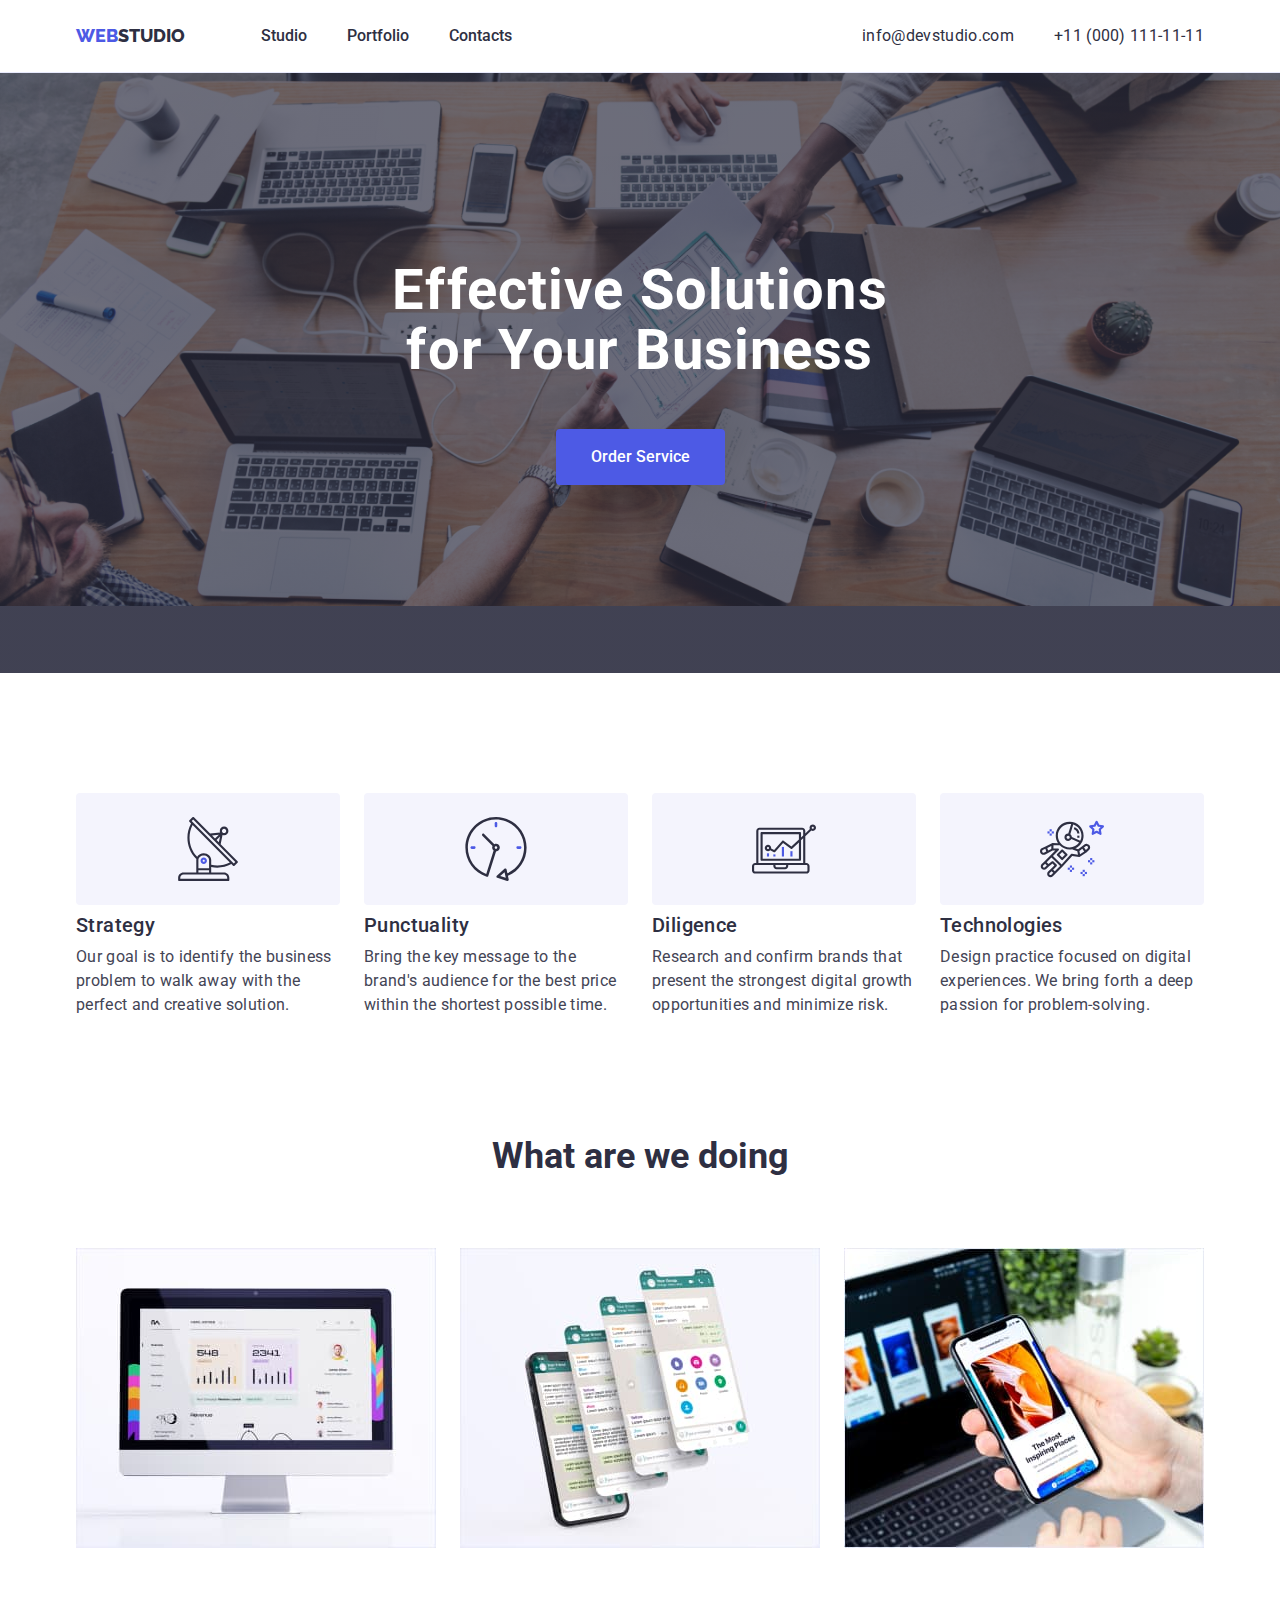
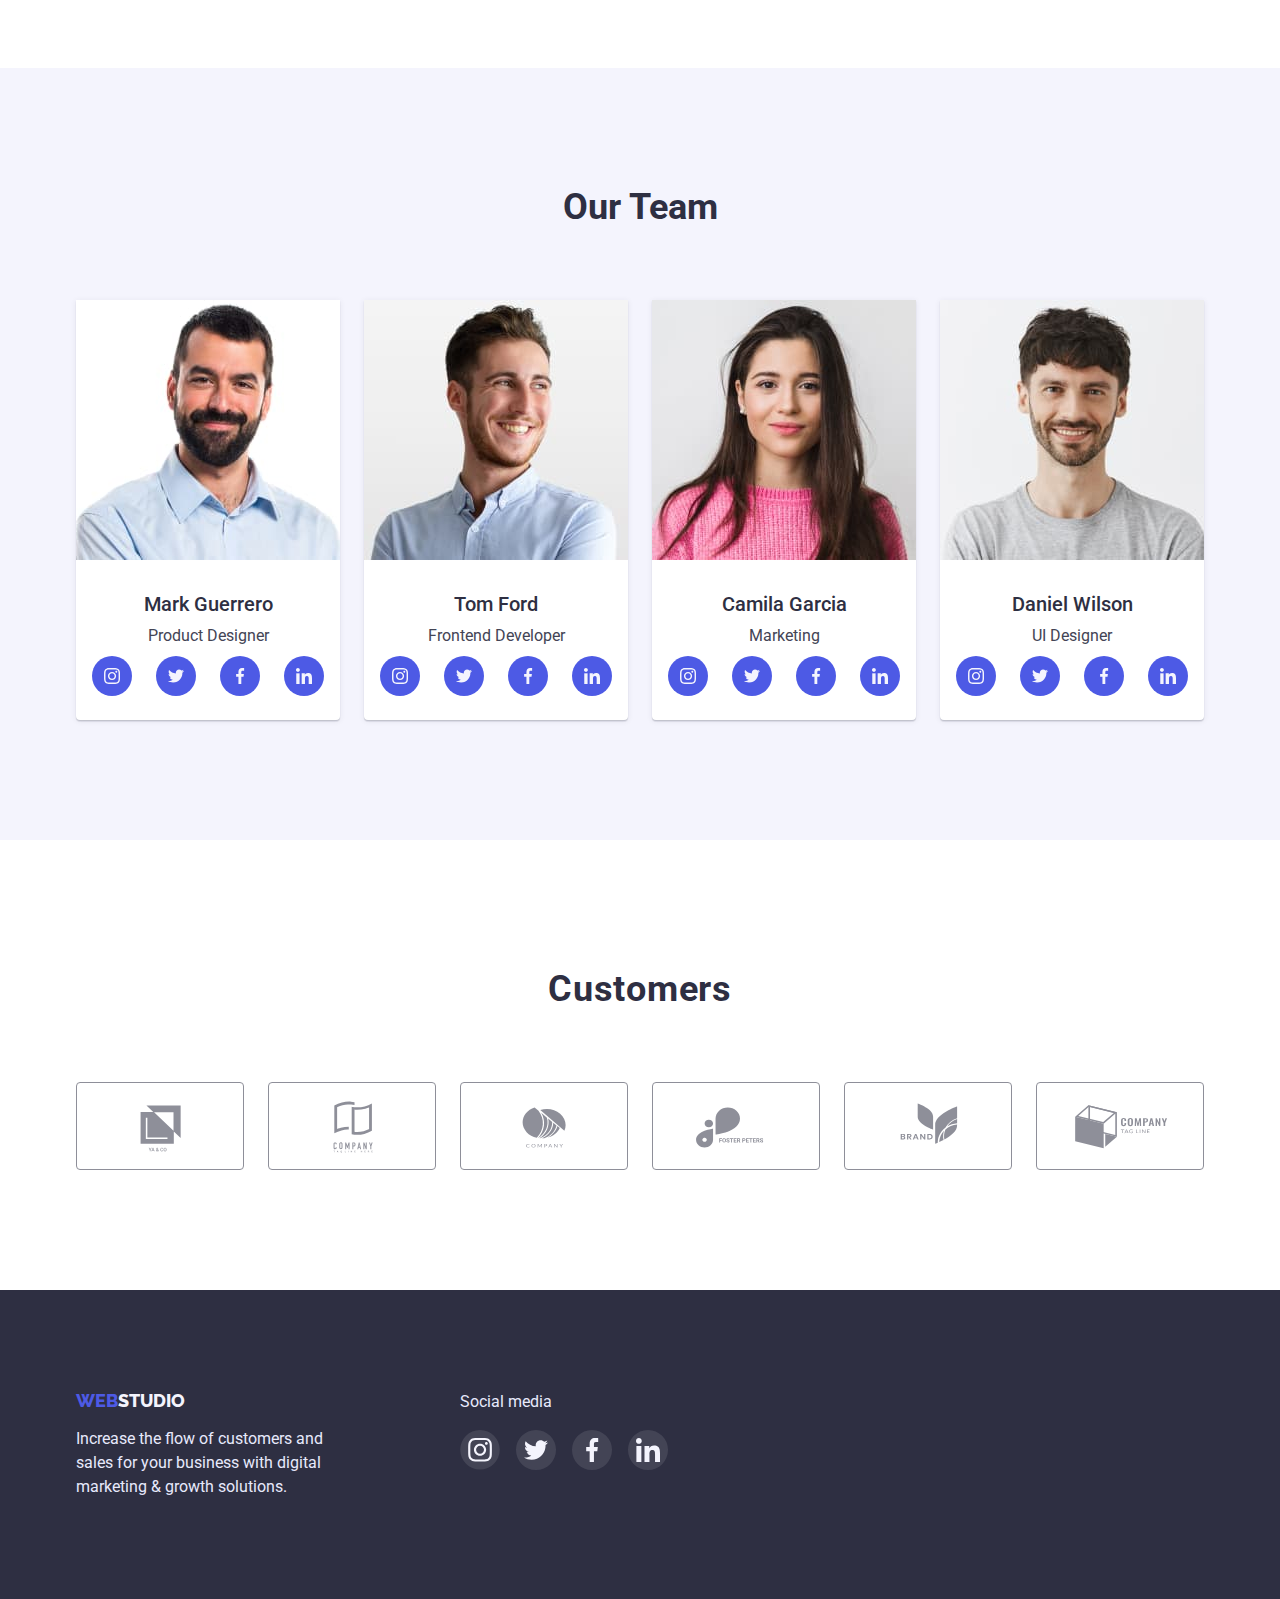
<file: index.html>
<!DOCTYPE html>
<html lang="en">
	<head>
		<meta charset="UTF-8" />
		<meta http-equiv="X-UA-Compatible" content="IE=edge" />
		<meta name="viewport" content="width=device-width, initial-scale=1.0" />
		<title>Web-Studio</title>
		<link
			href="https://fonts.googleapis.com/css2?family=Raleway:wght@800&family=Roboto:wght@400;500;700;900&display=swap"
			rel="stylesheet"
		/>
		<link
			rel="stylesheet"
			href="https://cdnjs.cloudflare.com/ajax/libs/modern-normalize/1.1.0/modern-normalize.min.css"
		/>
		<link rel="stylesheet" href="css/styles.css" />
	</head>
	<body>
		<header class="header-block">
			<div class="container header-menu">
				<nav>
					<a class="logo-header" href="./index.html">WEB<span class="logo-decor-head">STUDIO</span></a>

					<ul class="list menu-nav">
						<li><a class="link" href="">Studio</a></li>
						<li><a class="link" href="./portfolio.html">Portfolio</a></li>
						<li><a class="link" href="">Contacts</a></li>
					</ul>
				</nav>
				<address class="address">
					<ul class="list adress-list">
						<li class="item"><a class="address-link" href="mailto:info@devstudio.com">info@devstudio.com</a></li>
						<li class="item"><a class="address-link" href="tel:+110001111111">+11 (000) 111-11-11</a></li>
					</ul>
				</address>
			</div>
		</header>

		<main>
			<section class="hero">
				<div class="container">
					<h1 class="hero-title"
						>Effective Solutions<br />
						for Your Business</h1
					>
					<button class="button-main" type="button">Order Service</button>
				</div>
			</section>

			<section class="advantages">
				<div class="container">
					<h2 hidden class="advantages-title">Advantages</h2>

					<ul class="list">
						<li class="item-advantages">
							<div class="list-svg"
								><svg class="list-icon">
									<use width="64px" href="./images/icons.svg#icon-antenna1"></use>
								</svg>
							</div>

							<h3 class="list-title">Strategy</h3>
							<p class="list-text">
								Our goal is to identify the business problem to walk away with the perfect and creative solution.
							</p>
						</li>
						<li class="item-advantages">
							<div class="list-svg"
								><svg class="list-icon">
									<use width="64px" href="./images/icons.svg#icon-clock1"></use>
								</svg>
							</div>
							<h3 class="list-title">Punctuality</h3>
							<p class="list-text">
								Bring the key message to the brand's audience for the best price within the shortest possible time.
							</p>
						</li>
						<li class="item-advantages">
							<div class="list-svg"
								><svg class="list-icon">
									<use width="64px" href="./images/icons.svg#icon-diagram1"></use>
								</svg>
							</div>
							<h3 class="list-title">Diligence</h3>
							<p class="list-text">
								Research and confirm brands that present the strongest digital growth opportunities and minimize risk.
							</p>
						</li>
						<li class="item-advantages">
							<div class="list-svg"
								><svg class="list-icon">
									<use width="64px" href="./images/icons.svg#icon-astronaut1"></use>
								</svg>
							</div>
							<h3 class="list-title">Technologies</h3>
							<p class="list-text">
								Design practice focused on digital experiences. We bring forth a deep passion for problem-solving.
							</p>
						</li>
					</ul>
				</div>
			</section>

			<section class="works">
				<div class="container container-works">
					<h2 class="work-title">What are we doing</h2>
					<ul class="list">
						<li class="works-item">
							<img src="./images/img1.jpg" width="360" alt="Our works1" />
						</li>
						<li class="works-item">
							<img src="./images/img2.jpg" width="360" alt="Our works2" />
						</li>
						<li class="works-item">
							<img src="./images/img3.jpg" width="360" alt="Our works3" />
						</li>
					</ul>
				</div>
			</section>

			<section class="team">
				<div class="container container-team">
					<h2 class="team-title">Our Team</h2>
					<ul class="list">
						<li class="team-item">
							<img src="./images/team_img1.jpg" width="264" alt="Mark Guerrero" />
							<h3 class="team-title-sec">Mark Guerrero</h3>
							<p class="team-text">Product Designer</p>
							<ul class="team-icons list">
								<li class="team-list-items">
									<a class="team-icons-links" href="#">
										<svg class="team-icon-item">
											<use href="./images/icons.svg#icon-instagram3"></use>
										</svg>
									</a>
								</li>
								<li class="team-list-items">
									<a class="team-icons-links" href="#">
										<svg class="team-icon-item">
											<use href="./images/icons.svg#icon-twitter3"></use>
										</svg>
									</a>
								</li>
								<li class="team-list-items">
									<a class="team-icons-links" href="#">
										<svg class="team-icon-item">
											<use href="./images/icons.svg#icon-facebook3"></use>
										</svg>
									</a>
								</li>
								<li class="team-list-items">
									<a class="team-icons-links" href="#">
										<svg class="team-icon-item">
											<use href="./images/icons.svg#icon-linkedin3"></use>
										</svg>
									</a>
								</li>
							</ul>
						</li>
						<li class="team-item">
							<img src="./images/team_img2.jpg" width="264" alt="Tom Ford" />
							<h3 class="team-title-sec">Tom Ford</h3>
							<p class="team-text">Frontend Developer</p>
							<ul class="team-icons list">
								<li class="team-list-items">
									<a class="team-icons-links" href="#">
										<svg class="team-icon-item">
											<use href="./images/icons.svg#icon-instagram3"></use>
										</svg>
									</a>
								</li>
								<li class="team-list-items">
									<a class="team-icons-links" href="#">
										<svg class="team-icon-item">
											<use href="./images/icons.svg#icon-twitter3"></use>
										</svg>
									</a>
								</li>
								<li class="team-list-items">
									<a class="team-icons-links" href="#">
										<svg class="team-icon-item">
											<use href="./images/icons.svg#icon-facebook3"></use>
										</svg>
									</a>
								</li>
								<li class="team-list-items">
									<a class="team-icons-links" href="#">
										<svg class="team-icon-item">
											<use href="./images/icons.svg#icon-linkedin3"></use>
										</svg>
									</a>
								</li>
							</ul>
						</li>
						<li class="team-item">
							<img src="./images/team_img3.jpg" width="264" alt="Camila Garcia" />
							<h3 class="team-title-sec">Camila Garcia</h3>
							<p class="team-text">Marketing</p>
							<ul class="team-icons list">
								<li class="team-list-items">
									<a class="team-icons-links" href="#">
										<svg class="team-icon-item">
											<use href="./images/icons.svg#icon-instagram3"></use>
										</svg>
									</a>
								</li>
								<li class="team-list-items">
									<a class="team-icons-links" href="#">
										<svg class="team-icon-item">
											<use href="./images/icons.svg#icon-twitter3"></use>
										</svg>
									</a>
								</li>
								<li class="team-list-items">
									<a class="team-icons-links" href="#">
										<svg class="team-icon-item">
											<use href="./images/icons.svg#icon-facebook3"></use>
										</svg>
									</a>
								</li>
								<li class="team-list-items">
									<a class="team-icons-links" href="#">
										<svg class="team-icon-item">
											<use href="./images/icons.svg#icon-linkedin3"></use>
										</svg>
									</a>
								</li>
							</ul>
						</li>
						<li class="team-item">
							<img src="./images/team_img4.jpg" width="264" alt="Daniel Wilson" />
							<h3 class="team-title-sec">Daniel Wilson</h3>
							<p class="team-text">UI Designer</p>
							<ul class="team-icons list">
								<li class="team-list-items">
									<a class="team-icons-links" href="#">
										<svg class="team-icon-item">
											<use href="./images/icons.svg#icon-instagram3"></use>
										</svg>
									</a>
								</li>
								<li class="team-list-items">
									<a class="team-icons-links" href="#">
										<svg class="team-icon-item">
											<use href="./images/icons.svg#icon-twitter3"></use>
										</svg>
									</a>
								</li>
								<li class="team-list-items">
									<a class="team-icons-links" href="#">
										<svg class="team-icon-item">
											<use href="./images/icons.svg#icon-facebook3"></use>
										</svg>
									</a>
								</li>
								<li class="team-list-items">
									<a class="team-icons-links" href="#">
										<svg class="team-icon-item">
											<use href="./images/icons.svg#icon-linkedin3"></use>
										</svg>
									</a>
								</li>
							</ul>
						</li>
					</ul>
				</div>
			</section>

			<section class="customers">
				<div class="container customers-works">
					<h2 class="customers-title">Customers</h2>

					<ul class="customers-list list">
						<li class="customers-item">
							<a class="customer-link" href="#">
								<svg class="customer-item-icon">
									<use href="./images/icons.svg#icon-client1"></use>
								</svg>
							</a>
						</li>
						<li class="customers-item">
							<a class="customer-link" href="#">
								<svg class="customer-item-icon">
									<use href="./images/icons.svg#icon-client2"></use>
								</svg>
							</a>
						</li>
						<li class="customers-item">
							<a class="customer-link" href="#">
								<svg class="customer-item-icon">
									<use href="./images/icons.svg#icon-client3"></use>
								</svg>
							</a>
						</li>
						<li class="customers-item">
							<a class="customer-link" href="#">
								<svg class="customer-item-icon">
									<use href="./images/icons.svg#icon-client4"></use>
								</svg>
							</a>
						</li>
						<li class="customers-item">
							<a class="customer-link" href="#">
								<svg class="customer-item-icon">
									<use href="./images/icons.svg#icon-client5"></use>
								</svg>
							</a>
						</li>
						<li class="customers-item">
							<a class="customer-link" href="#">
								<svg class="customer-item-icon">
									<use href="./images/icons.svg#icon-client6"></use>
								</svg>
							</a>
						</li>
					</ul>
				</div>
			</section>
		</main>
		<footer class="footer">
			<div class="container">
				<ul class="footer-content list">
					<li class="footer-blocks">
						<div class="footer-section">
							<a class="logo-footer" href="./index.html">WEB<span class="logo-decor-foot">STUDIO</span></a>
							<p class="footer-text">
								Increase the flow of customers and sales for your business with digital marketing & growth solutions.
							</p>
						</div>
					</li>
					<li>
						<div class="footer-social">
							<p class="footer-text">Social media</p>
							<ul class="footer-social-list list">
								<li class="footer-links-list">
									<a class="footer-links" href="#">
										<svg class="footer-links-item">
											<use href="./images/icons.svg#icon-instagram-foot"></use>
										</svg>
									</a>
								</li>
								<li class="footer-links-list">
									<a class="footer-links" href="#">
										<svg class="footer-links-item">
											<use href="./images/icons.svg#icon-twitter-foot"></use>
										</svg>
									</a>
								</li>
								<li class="footer-links-list">
									<a class="footer-links" href="#">
										<svg class="footer-links-item">
											<use href="./images/icons.svg#icon-facebook-foot"></use>
										</svg>
									</a>
								</li>
								<li class="footer-links-list">
									<a class="footer-links" href="#">
										<svg class="footer-links-item">
											<use href="./images/icons.svg#icon-linkdin-foot"></use>
										</svg>
									</a>
								</li>
							</ul>
						</div>
					</li>
				</ul>
			</div>
		</footer>
	</body>
</html>
</file>
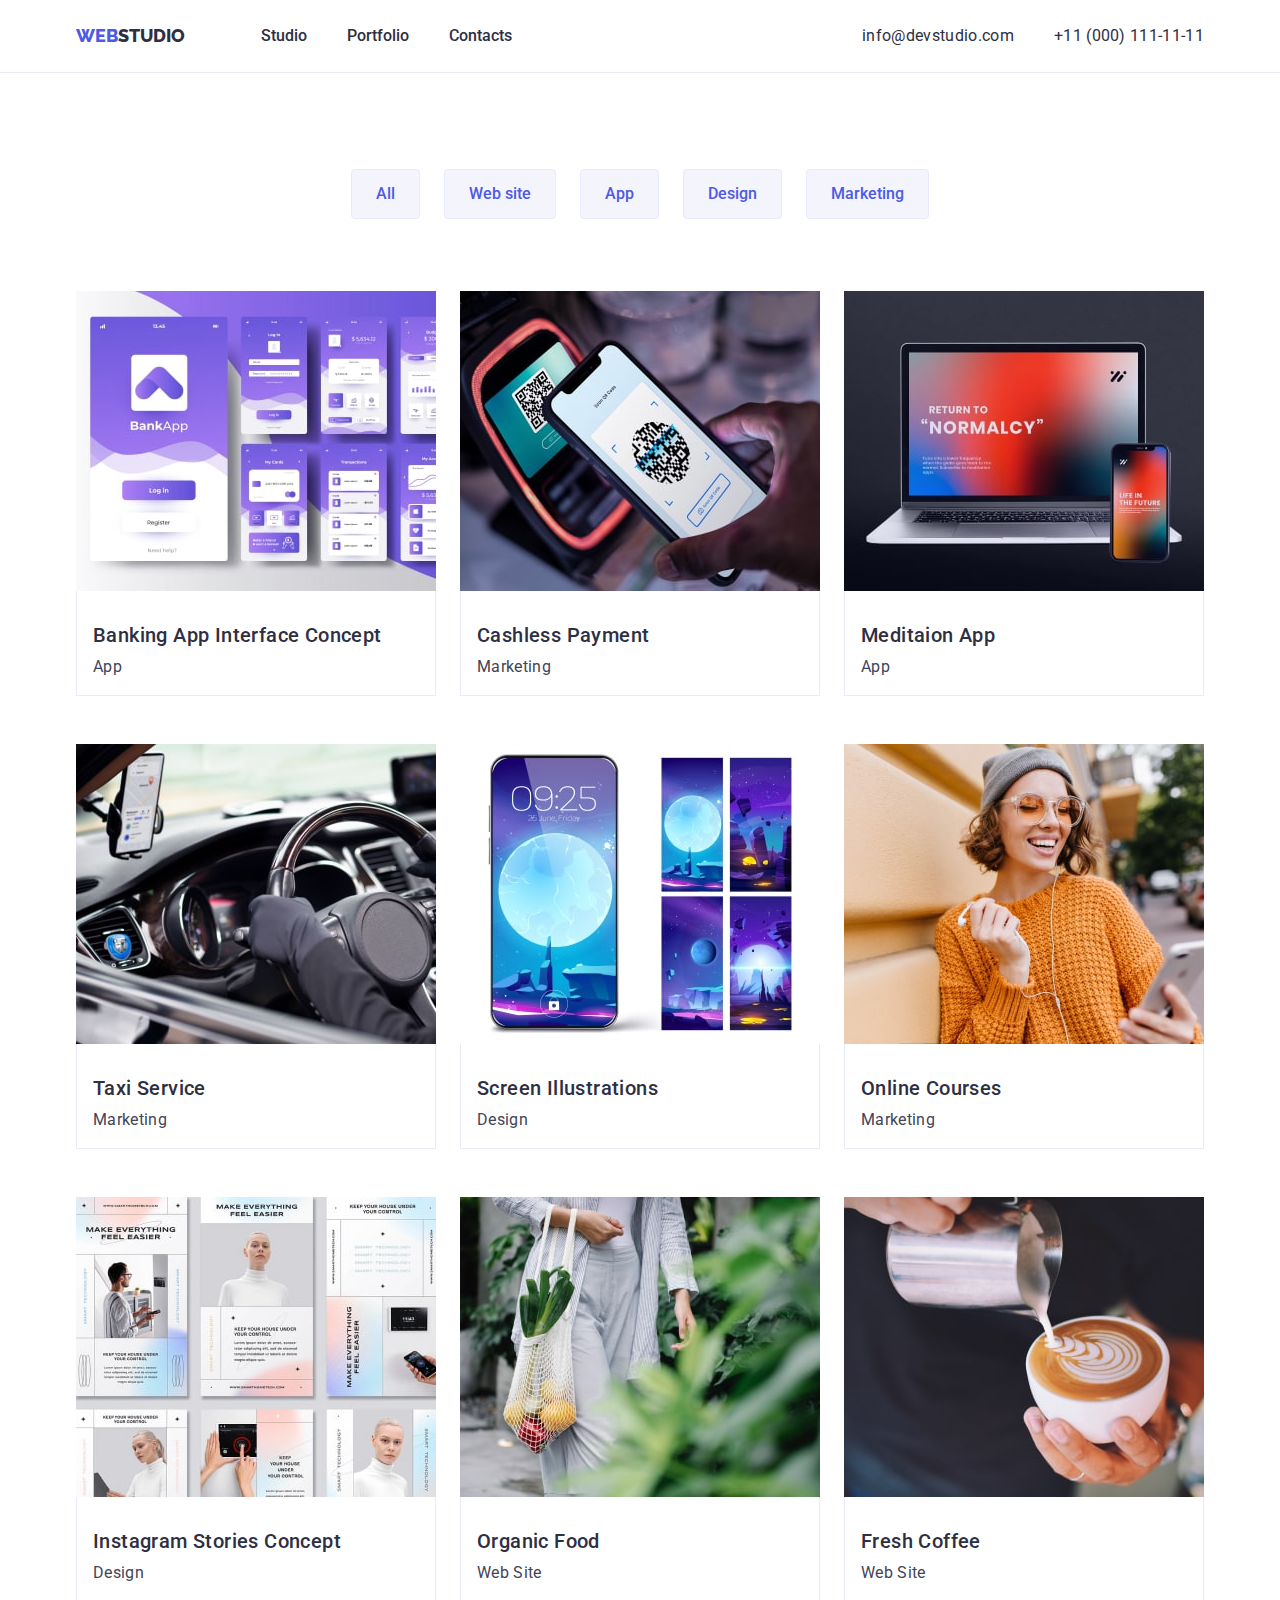
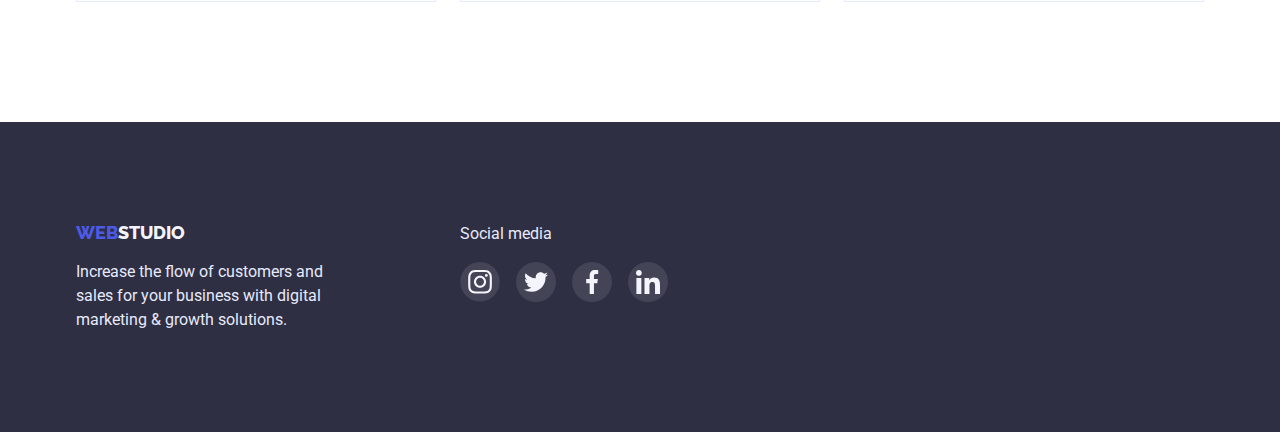
<file: portfolio.html>
<!DOCTYPE html>
<html lang="en">
	<head>
		<meta charset="UTF-8" />
		<meta http-equiv="X-UA-Compatible" content="IE=edge" />
		<meta name="viewport" content="width=device-width, initial-scale=1.0" />
		<title>Portfolio</title>
		<link
			href="https://fonts.googleapis.com/css2?family=Raleway:wght@800&family=Roboto:wght@400;500;700;900&display=swap"
			rel="stylesheet"
		/>
		<link
			rel="stylesheet"
			href="https://cdnjs.cloudflare.com/ajax/libs/modern-normalize/1.1.0/modern-normalize.min.css"
		/>
		<link rel="stylesheet" href="css/styles.css" />
	</head>
	<body>
		<header class="header-block">
			<div class="container header-menu">
				<nav>
					<a class="logo-header" href="./index.html">WEB<span class="logo-decor-head">STUDIO</span></a>

					<ul class="list menu-nav">
						<li><a class="link" href="">Studio</a></li>
						<li><a class="link" href="./portfolio.html">Portfolio</a></li>
						<li><a class="link" href="">Contacts</a></li>
					</ul>
				</nav>
				<address class="address">
					<ul class="list adress-list">
						<li class="item"><a class="address-link" href="mailto:info@devstudio.com">info@devstudio.com</a></li>
						<li class="item"><a class="address-link" href="tel:+110001111111">+11 (000) 111-11-11</a></li>
					</ul>
				</address>
			</div>
		</header>
		<main>
			<section class="portfolio">
				<div class="container portfolio-menu portfolio-container">
					<h1 hidden>Our portfolio</h1>
					<ul class="list-portfolio-menu">
						<li class="button-menu"><button class="button" type="button">All</button></li>
						<li class="button-menu"><button class="button" type="button">Web site</button></li>
						<li class="button-menu"><button class="button" type="button">App</button></li>
						<li class="button-menu"><button class="button" type="button">Design</button></li>
						<li class="button-menu"><button class="button" type="button">Marketing</button></li>
					</ul>

					<h2 hidden>Our works</h2>

					<ul class="list">
						<li class="portfolio-item">
							<img src="./images/portfolio/img1.jpg" width="360" height="300" alt="Banking App Interface Concept" />
							<div class="content-border">
								<h3 class="list-title">Banking App Interface Concept</h3>
								<p class="list-text">App</p></div
							>
						</li>
						<li class="portfolio-item">
							<img src="./images/portfolio/img2.jpg" width="360" height="300" alt="Cashless Payment" />
							<div class="content-border">
								<h3 class="list-title">Cashless Payment</h3>
								<p class="list-text">Marketing</p>
							</div>
						</li>
						<li class="portfolio-item">
							<img src="./images/portfolio/img3.jpg" width="360" height="300" alt="Meditaion App" />
							<div class="content-border">
								<h3 class="list-title">Meditaion App</h3>
								<p class="list-text">App</p>
							</div>
						</li>
						<li class="portfolio-item">
							<img src="./images/portfolio/img4.jpg" width="360" height="300" alt="Taxi Service" />
							<div class="content-border">
								<h3 class="list-title">Taxi Service</h3>
								<p class="list-text">Marketing</p>
							</div>
						</li>
						<li class="portfolio-item">
							<img src="./images/portfolio/img5.jpg" width="360" height="300" alt="Screen Illustrations" />
							<div class="content-border">
								<h3 class="list-title">Screen Illustrations</h3>
								<p class="list-text">Design</p></div
							>
						</li>
						<li class="portfolio-item">
							<img src="./images/portfolio/img6.jpg" width="360" height="300" alt="Online Courses" />
							<div class="content-border">
								<h3 class="list-title">Online Courses</h3>
								<p class="list-text">Marketing</p>
							</div>
						</li>
						<li class="portfolio-item">
							<img src="./images/portfolio/img7.jpg" width="360" height="300" alt="Instagram Stories Concept" />
							<div class="content-border">
								<h3 class="list-title">Instagram Stories Concept</h3>
								<p class="list-text">Design</p>
							</div>
						</li>
						<li class="portfolio-item">
							<img src="./images/portfolio/img8.jpg" width="360" height="300" alt="Organic Food" />
							<div class="content-border">
								<h3 class="list-title">Organic Food</h3>
								<p class="list-text">Web Site</p>
							</div>
						</li>
						<li class="portfolio-item">
							<img src="./images/portfolio/img9.jpg" width="360" height="300" alt="Fresh Coffee" />
							<div class="content-border">
								<h3 class="list-title">Fresh Coffee</h3>
								<p class="list-text">Web Site</p>
							</div>
						</li>
					</ul>
				</div>
			</section>
		</main>

		<footer class="footer">
			<div class="container">
				<ul class="footer-content list">
					<li class="footer-blocks">
						<div class="footer-section">
							<a class="logo-footer" href="./index.html">WEB<span class="logo-decor-foot">STUDIO</span></a>
							<p class="footer-text">
								Increase the flow of customers and sales for your business with digital marketing & growth solutions.
							</p>
						</div>
					</li>
					<li>
						<div class="footer-social">
							<p class="footer-text">Social media</p>
							<ul class="footer-social-list list">
								<li class="footer-links-list">
									<a class="footer-links" href="#">
										<svg class="footer-links-item">
											<use href="./images/icons.svg#icon-instagram-foot"></use>
										</svg>
									</a>
								</li>
								<li class="footer-links-list">
									<a class="footer-links" href="#">
										<svg class="footer-links-item">
											<use href="./images/icons.svg#icon-twitter-foot"></use>
										</svg>
									</a>
								</li>
								<li class="footer-links-list">
									<a class="footer-links" href="#">
										<svg class="footer-links-item">
											<use href="./images/icons.svg#icon-facebook-foot"></use>
										</svg>
									</a>
								</li>
								<li class="footer-links-list">
									<a class="footer-links" href="#">
										<svg class="footer-links-item">
											<use href="./images/icons.svg#icon-linkdin-foot"></use>
										</svg>
									</a>
								</li>
							</ul>
						</div>
					</li>
				</ul>
			</div>
		</footer>
	</body>
</html>
</file>
<file: css/styles.css>
:root {
	--primary-text-color: #434455;
	--primary-title-color: #2e2f42;
	--secondary-text-color: #e7e9fc;
	--primary-background-color: #ffffff;
	--secondary-background-color: #f4f4fd;
	--dark-background-color: #2e2f42;
	--main-logo-color: #4d5ae5;
	--secondary-logo-color: #2e2f42;
}

body {
	font-family: Roboto, sans-serif;
	color: var(--primary-text-color);
	background: #ffffff;
}

/* основний колір текстів #434455 */
/* додатковий колів текстів #E7E9FC */
/* основний колір заголовків #2E2F42 */
/* білий колір #FFFFFF */
/* основний колір фону #FFFFFF */
/* додатковий колір фону #F4F4FD */
/* додатковий темний колір фону #2E2F42 */
/* кольори логотипу #4D5AE5 #2E2F42 */

/* зброс стилів списків */
.list {
	list-style: none;
}

h1,
h2,
h3,
p,
ul,
li {
	margin: 0;
	padding: 0;
}

img {
	display: block;
}

/* стилі логотипу */

.logo-header {
	color: var(--main-logo-color);
	font-family: "Raleway";
	font-weight: 800;
	font-size: 18px;
	line-height: 1.3;
	text-decoration: none;
	display: block;
	margin-top: auto;
	margin-bottom: auto;
	margin-right: 76px;
}

.logo-footer {
	display: block;
	color: var(--main-logo-color);
	font-family: "Raleway";
	font-weight: 800;
	font-size: 18px;
	line-height: 1.2;
	text-decoration: none;
	margin-bottom: 16px;
}

.logo-decor-head {
	display: inline;
	color: var(--primary-title-color);
}

.logo-decor-foot {
	color: #f4f4fd;
}

.header-block {
	border-bottom: 1px solid #e7e9fc;
}

/* стилі пунктів меню */

.header-menu {
	display: flex;
	align-items: center;
}

.container {
	/* width: 1440px; */
}

.menu-nav .link {
	color: var(--primary-title-color);
	font-weight: 500;
	text-decoration: none;
	font-size: 16px;
	line-height: 1.5;
	padding-top: 24px;
	padding-bottom: 24px;
	display: block;
}

nav {
	display: flex;
}
.menu-nav {
	display: flex;
}
.menu-nav li {
	margin-right: 40px;
}

.menu-nav li:last-child {
	margin-right: 0;
}

.address {
	list-style: none;
	font-style: normal;
	margin-left: auto;
}

.address-link {
	color: var(--primary-title-color);
	font-weight: 400;
	text-decoration: none;
	font-size: 16px;
	line-height: 1.5;
	letter-spacing: 0.02em;
}

.adress-list .item + .item {
	margin-left: 40px;
}

.adress-list {
	display: flex;
}

.hero {
	text-align: center;
	padding-top: 188px;
	padding-bottom: 188px;
	max-width: 1440px;
	background-color: rgba(46, 47, 66, 0.7);
	background-image: linear-gradient(rgba(46, 47, 66, 0.7), rgba(46, 47, 66, 0.7)), url(../images/people-office-1.jpg);
	background-repeat: no-repeat;
	background-size: contain;
	margin: auto;
}

nav .link:hover,
nav .link:focus {
	color: #404bbf;
}

.address-link:hover,
.address-link:focus {
	color: #404bbf;
}

.hero .hero-title {
	color: #ffffff;
	font-weight: 700;
	font-size: 56px;
	line-height: 1.07;
	text-align: center;
	letter-spacing: 0.02em;
	margin: 0;
}

.button-main {
	display: inline-block;
	color: #ffffff;
	background-color: #4d5ae5;
	font-weight: 500;
	font-size: 16px;
	min-width: 169px;
	height: 56px;
	margin-top: 48px;
	line-height: 1.5;
	border: 1px solid transparent;
	border-radius: 4px;
	cursor: pointer;
}

.button-main:hover,
.button-main:focus {
	background: #404bbf;
	box-shadow: 0px 4px 4px rgba(0, 0, 0, 0.15);
	border-radius: 4px;
}

svg,
use {
	padding: 0;
	margin: 0;
}

.item-advantages .list-title {
	color: #2e2f42;
	font-weight: 500;
	font-size: 20px;
	line-height: 1.2;
	letter-spacing: 0.02em;
	margin-bottom: 8px;
	margin-top: 8px;
}

.item-advantages .list-svg {
	display: flex;
	justify-content: center;

	padding-top: 24px;
	padding-bottom: 24px;
	background-image: url(../images/icon-background.svg);
	background-size: cover;
}

.item-advantages .list-icon {
	max-width: 64px;
	max-height: 64px;
}

.list .list-text {
	color: var(--primary-text-color);
	font-weight: 400;
	font-size: 16px;
	line-height: 1.5;
	letter-spacing: 0.02em;
}

.advantages {
	padding-bottom: 120px;
	padding-top: 120px;
}
.advantages .list {
	display: flex;
	flex-direction: row;
	justify-content: space-between;
	/* align-items: baseline; */
}

.advantages-title {
	margin: 0;
}

.list .item-advantages {
	margin: 0;
	width: calc((100% - 72px) / 4);
	gap: 24px;
}

/* Container Our works */

.container-works {
	align-items: flex-start;
	margin: auto;
}

.works {
	padding-bottom: 120px;
}

.works ul {
	display: flex;
	align-items: center;
	flex-direction: row;
	justify-content: space-between;
}

.work-title {
	color: var(--primary-title-color);
	font-weight: 700;
	font-size: 36px;
	line-height: 1.1;
	text-align: center;
	margin-bottom: 72px;
}

.list .works-item {
	padding: 0;
}

/* Container team */
.team {
	padding-top: 120px;
	padding-bottom: 120px;
	background-color: var(--secondary-background-color);
}

.team-item {
	box-shadow: 0px 1px 6px rgba(46, 47, 66, 0.08), 0px 1px 1px rgba(46, 47, 66, 0.16), 0px 2px 1px rgba(46, 47, 66, 0.08);
	border-radius: 0px 0px 4px 4px;
	background: var(--primary-background-color);
}

.team-title {
	color: var(--primary-title-color);
	font-weight: 700;
	font-size: 36px;
	line-height: 1.1;
	text-align: center;
	padding-bottom: 72px;
}

.container-team .list {
	display: flex;
	justify-content: space-between;
}

.team .team-title-sec {
	color: var(--primary-title-color);
	font-weight: 500;
	font-size: 20px;
	line-height: 1.2;
	padding-top: 32px;
	text-align: center;
	padding-bottom: 8px;
}

.team-text {
	color: var(--primary-text-color);
	font-weight: 400;
	font-size: 16px;
	line-height: 1.5;
	margin-bottom: 8px;
	text-align: center;
}
.team-icons {
	display: flex;
	flex-direction: row;
	justify-content: center;
	align-items: center;
	max-width: 232px;
	margin: 0 16px 24px 16px;
	gap: 24px;
}

.team-icons-item {
	display: flex;
	max-height: 40px;
	max-width: 40px;
	border-radius: 50%;
	align-items: center;
	justify-content: center;
}

.team-icon-item {
	width: 16px;
	height: 16px;
}

.team-icons-links {
	display: flex;
	align-items: center;
	justify-content: center;
	background-color: #4d5ae5;
	width: 100%;
	height: 100%;
	border-radius: 50%;
}
.team-icons-links:hover,
.team-icons-links:focus {
	background-color: #404bbf;
}

.team-list-items {
	width: 40px;
	height: 40px;
}

footer {
	background-color: var(--dark-background-color);
}

.portfolio .list {
}

.list-portfolio-menu .button-menu {
	display: flex;
	margin-right: 24px;
	width: auto;
	height: auto;
}

.list-portfolio-menu .button-menu:last-child {
	margin-right: 0;
}

.portfolio .button {
	color: #4d5ae5;
	background-color: var(--secondary-background-color);
	border: 1px solid #e7e9fc;
	border-radius: 4px;
	cursor: pointer;
	font-weight: 500;
	font-size: 16px;
	line-height: 1.5;
	padding: 12px 24px;
}

.portfolio .button:hover,
.portfolio .button:focus {
	background-color: #404bbf;
	color: #ffffff;
	box-shadow: 0px 3px 1px rgba(0, 0, 0, 0.1), 0px 2px 1px rgba(0, 0, 0, 0.08), 0px 2px 2px rgba(0, 0, 0, 0.12);
	border: 1px solid transparent;
	border-radius: 4px;
}

.portfolio-item:hover,
.portfolio-item:focus {
	box-shadow: 0px 1px 6px rgba(46, 47, 66, 0.08), 0px 1px 1px rgba(46, 47, 66, 0.16), 0px 2px 1px rgba(46, 47, 66, 0.08);
}

.portfolio {
	padding-top: 96px;
	padding-bottom: 120px;
}

.portfolio-container .list {
	width: 1128px;
	margin-left: auto;
	margin-right: auto;
}

.portfolio-container .list {
	display: flex;
	flex-wrap: wrap;
	row-gap: 48px;
	column-gap: 24px;
}

.list .portfolio-item {
	box-sizing: border-box;
	width: 360px;
	margin: 0;
	cursor: pointer;
}

.content-border {
	border-bottom-width: 1px;
	border-bottom-style: solid;
	border-bottom-color: #e7e9fc;

	border-right-width: 1px;
	border-right-style: solid;
	border-right-color: #e7e9fc;

	border-left-width: 1px;
	border-left-style: solid;
	border-left-color: #e7e9fc;
	padding-top: 32px;
	padding-left: 16px;
	padding-bottom: 16px;
}

.portfolio-item:nth-child(3n) {
	margin-right: 0;
}

.portfolio-item:nth-last-child(-n + 3) {
	margin-bottom: 0;
}

.portfolio-item .list-title {
	color: var(--primary-title-color);
	font-weight: 500;
	font-size: 20px;
	line-height: 1.2;
	letter-spacing: 0.02em;
}
.portfolio-item .list-text {
	margin-top: 8px;
	color: var(--primary-text-color);
	font-weight: 400;
	font-size: 16px;
	line-height: 1.5;
	letter-spacing: 0.02em;
}

.portfolio-menu .list {
	display: flex;
	justify-content: center;
}

.list-portfolio-menu {
	display: flex;
	justify-content: center;
	margin-bottom: 72px;
}

.container {
	width: 1158px;
	margin-left: auto;
	margin-right: auto;
	padding-left: 15px;
	padding-right: 15px;
}

.customers-item {
	display: block;
	/* border: 1px solid #8e8f99; */
	border-radius: 4px;
	width: 168px;
	height: 88px;
	/* padding: 16px 32px; */
	/* justify-content: space-between; */
}

.customers-list {
	display: flex;
	flex-direction: row;
	justify-content: space-between;
	align-items: center;
	padding: 0px;
	/* gap: 24px; */
}

.customer-item-icon {
	display: block;
	width: 100%;
	height: 100%;
	fill: currentColor;
}
.customer-link {
	display: block;
	width: 100%;
	height: 100%;
	color: #8e8f99;
	border: 1px solid #8e8f99;
	border-radius: 4px;
}

.customer-link:hover,
.customer-link:focus {
	margin: 0;
	box-sizing: inherit;
	color: #404bbf;
	border: 1px solid #404bbf;
}

.customers {
	padding-top: 130px;
	padding-bottom: 120px;
}

.customer-logo {
	display: block;
}

.customers-title {
	color: var(--primary-title-color);
	font-weight: 700;
	font-size: 36px;
	line-height: 1.1;
	text-align: center;
	padding-bottom: 72px;
	letter-spacing: 0.02em;
}
.footer-social-list {
	display: flex;
	flex-direction: row;
	align-items: flex-start;
	padding: 0px;
	gap: 16px;
	margin-top: 16px;
	/* margin-top: 16px; */
}

.footer {
	padding-top: 100px;
	padding-bottom: 100px;
}

.footer-social {
	width: 208px;
}
.footer-content {
	display: flex;
	width: 264px;
}

.footer-blocks {
	display: inline-block;
	margin-right: 120px;
}

.footer .footer-text {
	display: inline;
	color: #e7e9fc;
	font-weight: 400;
	font-size: 16px;
	line-height: 1.5;
	padding-top: 16px;
}

.footer-section {
	width: 264px;
}

.footer-links-item {
	cursor: pointer;
	width: 100%;
	height: 100%;
}

.footer-links-list {
	width: 40px;
	height: 40px;
}

.footer-links {
	border-radius: 50%;
	display: flex;
	align-items: center;
	justify-content: center;
	width: 100%;
	height: 100%;
}

.footer-links:hover,
.footer-links:focus {
	background-color: #31d0aa;
}
</file>
